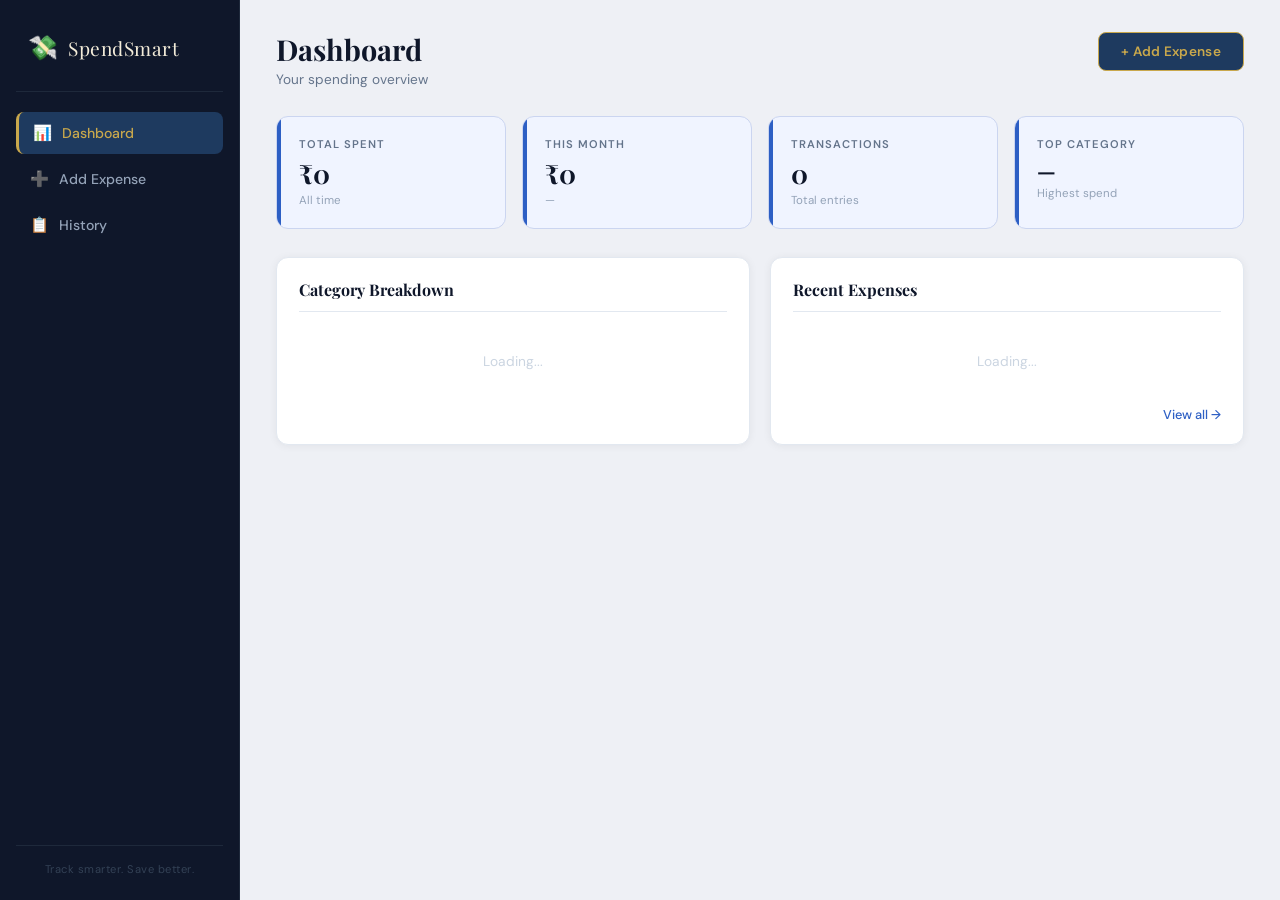
<file: index.html>
<!DOCTYPE html>
<html lang="en">
<head>
  <meta charset="UTF-8"/>
  <meta name="viewport" content="width=device-width, initial-scale=1.0"/>
  <title>SpendSmart — Dashboard</title>
  <link rel="preconnect" href="https://fonts.googleapis.com">
  <link href="https://fonts.googleapis.com/css2?family=Playfair+Display:wght@700&family=DM+Sans:wght@400;500;600&display=swap" rel="stylesheet">
  <link rel="stylesheet" href="style.css"/>
</head>
<body>

  <!-- SIDEBAR NAV -->
  <nav class="sidebar">
    <div class="sidebar-logo">
      <span class="logo-icon">💸</span>
      <span class="logo-text">SpendSmart</span>
    </div>
    <ul class="nav-links">
      <li class="active"><a href="index.html"><span class="nav-icon">📊</span> Dashboard</a></li>
      <li><a href="add.html"><span class="nav-icon">➕</span> Add Expense</a></li>
      <li><a href="history.html"><span class="nav-icon">📋</span> History</a></li>
    </ul>
    <div class="sidebar-footer">Track smarter. Save better.</div>
  </nav>

  <!-- MAIN CONTENT -->
  <main class="main">

    <div class="topbar">
      <div>
        <h1 class="page-title">Dashboard</h1>
        <p class="page-sub">Your spending overview</p>
      </div>
      <a href="add.html" class="btn-primary">+ Add Expense</a>
    </div>

    <div class="stats-grid">
      <div class="stat-card card-blue">
        <p class="stat-label">Total Spent</p>
        <p class="stat-value" id="totalSpent">₹0</p>
        <p class="stat-hint">All time</p>
      </div>
      <div class="stat-card card-purple">
        <p class="stat-label">This Month</p>
        <p class="stat-value" id="monthSpent">₹0</p>
        <p class="stat-hint" id="monthName">—</p>
      </div>
      <div class="stat-card card-orange">
        <p class="stat-label">Transactions</p>
        <p class="stat-value" id="txnCount">0</p>
        <p class="stat-hint">Total entries</p>
      </div>
      <div class="stat-card card-green">
        <p class="stat-label">Top Category</p>
        <p class="stat-value" id="topCat" style="font-size:1.3rem;">—</p>
        <p class="stat-hint">Highest spend</p>
      </div>
    </div>

    <div class="two-col">

      <div class="panel">
        <h2 class="panel-title">Category Breakdown</h2>
        <div id="categoryList"><p class="empty">Loading...</p></div>
      </div>

      <div class="panel">
        <h2 class="panel-title">Recent Expenses</h2>
        <div id="recentList"><p class="empty">Loading...</p></div>
        <a href="history.html" class="view-all">View all →</a>
      </div>

    </div>
  </main>

  <script src="script.js"></script>
  <script>
    loadDashboard();
  </script>
</body>
</html>
</file>
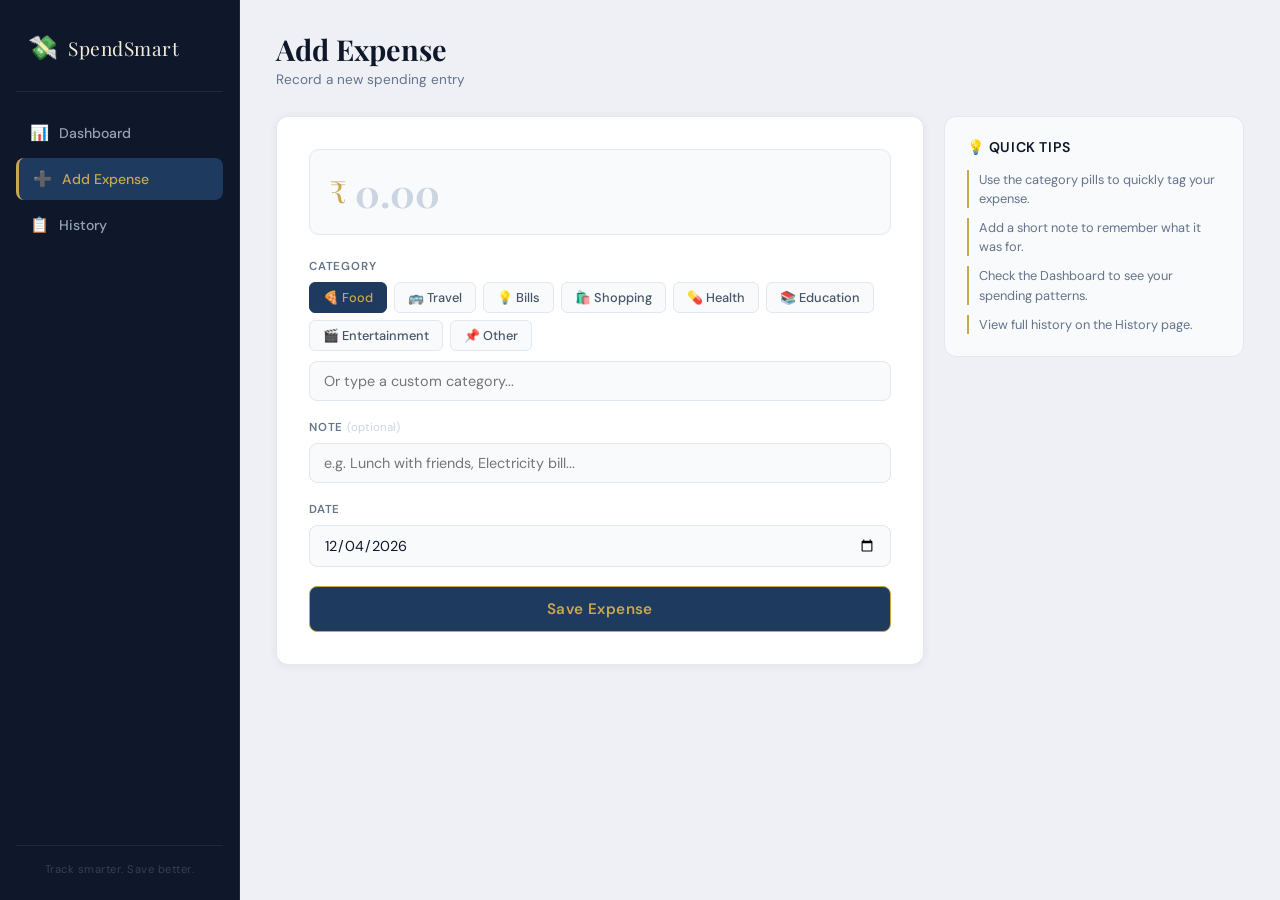
<file: add.html>
<!DOCTYPE html>
<html lang="en">
<head>
  <meta charset="UTF-8"/>
  <meta name="viewport" content="width=device-width, initial-scale=1.0"/>
  <title>SpendSmart — Add Expense</title>
  <link rel="preconnect" href="https://fonts.googleapis.com">
  <link href="https://fonts.googleapis.com/css2?family=Playfair+Display:wght@700&family=DM+Sans:wght@400;500;600&display=swap" rel="stylesheet">
  <link rel="stylesheet" href="style.css"/>
</head>
<body>

  <nav class="sidebar">
    <div class="sidebar-logo">
      <span class="logo-icon">💸</span>
      <span class="logo-text">SpendSmart</span>
    </div>
    <ul class="nav-links">
      <li><a href="index.html"><span class="nav-icon">📊</span> Dashboard</a></li>
      <li class="active"><a href="add.html"><span class="nav-icon">➕</span> Add Expense</a></li>
      <li><a href="history.html"><span class="nav-icon">📋</span> History</a></li>
    </ul>
    <div class="sidebar-footer">Track smarter. Save better.</div>
  </nav>

  <main class="main">

    <div class="topbar">
      <div>
        <h1 class="page-title">Add Expense</h1>
        <p class="page-sub">Record a new spending entry</p>
      </div>
    </div>

    <div class="form-wrapper">
      <div class="form-card">

        <div class="amount-field">
          <span class="rupee-symbol">₹</span>
          <input type="number" id="amount" placeholder="0.00" min="1" step="0.01"/>
        </div>

        <div class="field-group">
          <label class="field-label">Category</label>
          <div class="category-pills" id="categoryPills">
            <button class="pill active" data-cat="Food">🍕 Food</button>
            <button class="pill" data-cat="Travel">🚌 Travel</button>
            <button class="pill" data-cat="Bills">💡 Bills</button>
            <button class="pill" data-cat="Shopping">🛍️ Shopping</button>
            <button class="pill" data-cat="Health">💊 Health</button>
            <button class="pill" data-cat="Education">📚 Education</button>
            <button class="pill" data-cat="Entertainment">🎬 Entertainment</button>
            <button class="pill" data-cat="Other">📌 Other</button>
          </div>
       
          <input type="text" id="customCategory" placeholder="Or type a custom category..." class="custom-cat-input"/>
        </div>

        <div class="field-group">
          <label class="field-label">Note <span class="optional">(optional)</span></label>
          <input type="text" id="note" placeholder="e.g. Lunch with friends, Electricity bill..."/>
        </div>

        <div class="field-group">
          <label class="field-label">Date</label>
          <input type="date" id="date"/>
        </div>

        <div id="formMsg" class="form-msg hidden"></div>

        <button class="btn-submit" onclick="submitExpense()">Save Expense</button>

      </div>

      <div class="tips-card">
        <h3>💡 Quick Tips</h3>
        <ul>
          <li>Use the category pills to quickly tag your expense.</li>
          <li>Add a short note to remember what it was for.</li>
          <li>Check the Dashboard to see your spending patterns.</li>
          <li>View full history on the History page.</li>
        </ul>
      </div>
    </div>

  </main>

  <script src="script.js"></script>
  <script>
    document.getElementById("date").valueAsDate = new Date();

    var selectedCat = "Food";
    document.querySelectorAll(".pill").forEach(function(pill) {
      pill.addEventListener("click", function() {
        document.querySelectorAll(".pill").forEach(function(p){ p.classList.remove("active"); });
        pill.classList.add("active");
        selectedCat = pill.dataset.cat;
        document.getElementById("customCategory").value = ""; // clear custom
      });
    });

    function submitExpense() {
      var amount   = document.getElementById("amount").value.trim();
      var custom   = document.getElementById("customCategory").value.trim();
      var category = custom || selectedCat;
      var note     = document.getElementById("note").value.trim();
      var date     = document.getElementById("date").value;
      var msgBox   = document.getElementById("formMsg");

      if (!amount || !date) {
        showMsg("Please enter an amount and date.", "error");
        return;
      }

      fetch("http://127.0.0.1:5000/expenses", {
        method: "POST",
        headers: { "Content-Type": "application/json" },
        body: JSON.stringify({ amount: amount, category: category, note: note, date: date })
      })
      .then(function(r){ return r.json(); })
      .then(function(data){
        showMsg("✅ Expense saved successfully!", "success");
        document.getElementById("amount").value = "";
        document.getElementById("note").value   = "";
        document.getElementById("customCategory").value = "";
      })
      .catch(function(err){ showMsg("❌ Error saving. Is Flask running?", "error"); });
    }

    function showMsg(text, type) {
      var box = document.getElementById("formMsg");
      box.textContent = text;
      box.className = "form-msg " + type;
      setTimeout(function(){ box.className = "form-msg hidden"; }, 3000);
    }
  </script>
</body>
</html>
</file>
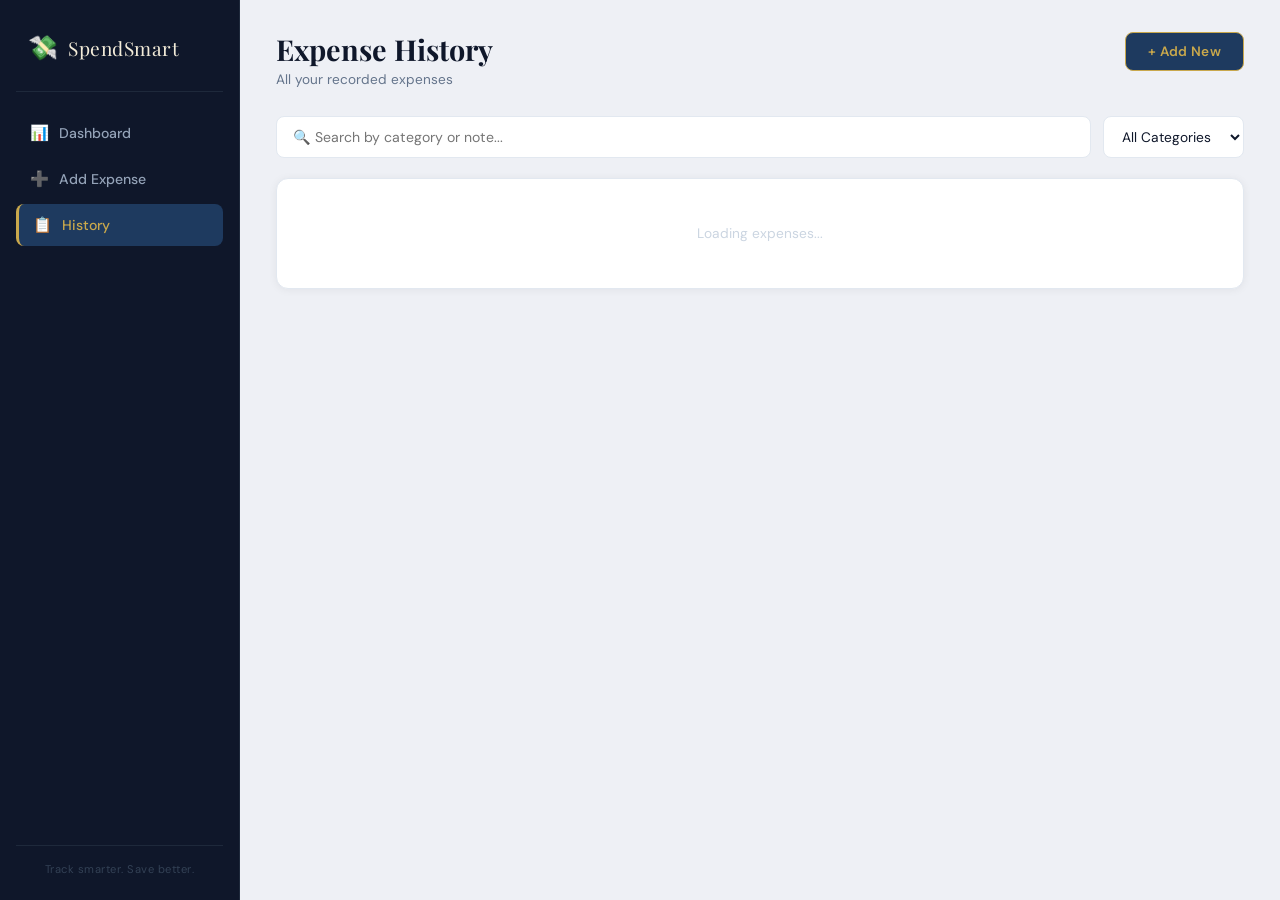
<file: history.html>
<!DOCTYPE html>
<html lang="en">
<head>
  <meta charset="UTF-8"/>
  <meta name="viewport" content="width=device-width, initial-scale=1.0"/>
  <title>SpendSmart — History</title>
  <link rel="preconnect" href="https://fonts.googleapis.com">
  <link href="https://fonts.googleapis.com/css2?family=Playfair+Display:wght@700&family=DM+Sans:wght@400;500;600&display=swap" rel="stylesheet">
  <link rel="stylesheet" href="style.css"/>
</head>
<body>

  <nav class="sidebar">
    <div class="sidebar-logo">
      <span class="logo-icon">💸</span>
      <span class="logo-text">SpendSmart</span>
    </div>
    <ul class="nav-links">
      <li><a href="index.html"><span class="nav-icon">📊</span> Dashboard</a></li>
      <li><a href="add.html"><span class="nav-icon">➕</span> Add Expense</a></li>
      <li class="active"><a href="history.html"><span class="nav-icon">📋</span> History</a></li>
    </ul>
    <div class="sidebar-footer">Track smarter. Save better.</div>
  </nav>

  <main class="main">

    <div class="topbar">
      <div>
        <h1 class="page-title">Expense History</h1>
        <p class="page-sub">All your recorded expenses</p>
      </div>
      <a href="add.html" class="btn-primary">+ Add New</a>
    </div>

    <div class="filter-bar">
      <input type="text" id="searchInput" placeholder="🔍 Search by category or note..." oninput="filterExpenses()"/>
      <select id="filterCat" onchange="filterExpenses()">
        <option value="">All Categories</option>
        <option>Food</option>
        <option>Travel</option>
        <option>Bills</option>
        <option>Shopping</option>
        <option>Health</option>
        <option>Education</option>
        <option>Entertainment</option>
        <option>Other</option>
      </select>
    </div>

    <div class="panel full-panel">
      <div id="historyList"><p class="empty">Loading expenses...</p></div>

      <div class="history-total" id="historyTotal" style="display:none;">
        <span>Showing Total:</span>
        <strong id="historyTotalAmt">₹0</strong>
      </div>
    </div>

  </main>

  <script src="script.js"></script>
  <script>
    var allExpenses = [];

    fetch("http://127.0.0.1:5000/expenses")
      .then(function(r){ return r.json(); })
      .then(function(data){
        allExpenses = data;
        renderHistory(allExpenses);
      });

    function filterExpenses() {
      var search = document.getElementById("searchInput").value.toLowerCase();
      var cat    = document.getElementById("filterCat").value;
      var filtered = allExpenses.filter(function(exp){
        var matchSearch = exp.category.toLowerCase().includes(search) ||
                          (exp.note && exp.note.toLowerCase().includes(search));
        var matchCat = !cat || exp.category === cat;
        return matchSearch && matchCat;
      });
      renderHistory(filtered);
    }

    function renderHistory(expenses) {
      var list = document.getElementById("historyList");
      var totalBox = document.getElementById("historyTotal");

      if (expenses.length === 0) {
        list.innerHTML = '<p class="empty">No expenses found.</p>';
        totalBox.style.display = "none";
        return;
      }

      var total = 0;
      var html = '<table class="expense-table"><thead><tr><th>Date</th><th>Category</th><th>Note</th><th>Amount</th><th>Action</th></tr></thead><tbody>';
      expenses.forEach(function(exp){
        total += Number(exp.amount);
        html += '<tr>';
        html += '<td class="td-date">' + formatDate(exp.date) + '</td>';
        html += '<td><span class="cat-badge" style="background:' + catColor(exp.category) + '">' + getIcon(exp.category) + ' ' + exp.category + '</span></td>';
        html += '<td class="td-note">' + (exp.note || '<span style="color:#bbb">—</span>') + '</td>';
        html += '<td class="td-amount">₹' + Number(exp.amount).toFixed(2) + '</td>';
        html += '<td><button class="del-btn" onclick="deleteAndRefresh(' + exp.id + ')">Delete</button></td>';
        html += '</tr>';
      });
      html += '</tbody></table>';
      list.innerHTML = html;

      document.getElementById("historyTotalAmt").textContent = "₹" + total.toFixed(2);
      totalBox.style.display = "flex";
    }

    function deleteAndRefresh(id) {
      fetch("http://127.0.0.1:5000/expenses/" + id, { method: "DELETE" })
        .then(function(){ 
          allExpenses = allExpenses.filter(function(e){ return e.id !== id; });
          filterExpenses();
        });
    }

    function formatDate(d) {
      if (!d) return "—";
      var parts = d.split("-");
      var months = ["Jan","Feb","Mar","Apr","May","Jun","Jul","Aug","Sep","Oct","Nov","Dec"];
      return parts[2] + " " + months[parseInt(parts[1])-1] + " " + parts[0];
    }
  </script>
</body>
</html>
</file>
<file: style.css>
@import url('https://fonts.googleapis.com/css2?family=Playfair+Display:wght@700&family=DM+Sans:wght@400;500;600&display=swap');

/* ---- Reset ---- */
*, *::before, *::after { margin:0; padding:0; box-sizing:border-box; }

body {
  font-family: 'DM Sans', sans-serif;
  background: #eef0f5;
  color: #0f172a;
  display: flex;
  min-height: 100vh;
}

.sidebar {
  width: 240px;
  background: #0f172a;
  color: #ffffff;
  display: flex;
  flex-direction: column;
  padding: 1.5rem 1rem;
  position: fixed;
  top: 0; left: 0;
  height: 100vh;
  z-index: 100;
  border-right: 1px solid #1e293b;
}

.sidebar-logo {
  display: flex;
  align-items: center;
  gap: 10px;
  padding: 0.5rem 0.75rem 1.75rem;
  border-bottom: 1px solid #1e293b;
  margin-bottom: 1.25rem;
}

.logo-icon { font-size: 1.5rem; }

.logo-text {
  font-family: 'Playfair Display', serif;
  font-size: 1.2rem;
  color: #f3ecd9;
  letter-spacing: 0.5px;
}

.nav-links {
  list-style: none;
  display: flex;
  flex-direction: column;
  gap: 4px;
  flex: 1;
}

.nav-links li a {
  display: flex;
  align-items: center;
  gap: 10px;
  padding: 11px 14px;
  border-radius: 8px;
  text-decoration: none;
  color: #94a3b8;
  font-size: 0.88rem;
  font-weight: 500;
  transition: background 0.15s, color 0.15s;
}

.nav-links li a:hover {
  background: #1e293b;
  color: #e2e8f0;
}

.nav-links li.active a {
  background: #1e3a5f;
  color: #c9a84c;
  border-left: 3px solid #c9a84c;
}

.nav-icon { font-size: 0.95rem; }

.sidebar-footer {
  font-size: 0.7rem;
  color: #334155;
  text-align: center;
  padding-top: 1rem;
  border-top: 1px solid #1e293b;
  margin-top: 1rem;
  letter-spacing: 0.5px;
}

.main {
  margin-left: 240px;
  flex: 1;
  padding: 2rem 2.25rem;
  min-height: 100vh;
}

.topbar {
  display: flex;
  justify-content: space-between;
  align-items: flex-start;
  margin-bottom: 1.75rem;
}

.page-title {
  font-family: 'Playfair Display', serif;
  font-size: 1.8rem;
  color: #0f172a;
  line-height: 1.2;
}

.page-sub {
  color: #64748b;
  font-size: 0.85rem;
  margin-top: 4px;
}

.btn-primary {
  background: #1e3a5f;
  color: #c9a84c;
  padding: 10px 22px;
  border-radius: 8px;
  text-decoration: none;
  font-size: 0.85rem;
  font-weight: 600;
  border: 1px solid #c9a84c;
  cursor: pointer;
  transition: background 0.15s, color 0.15s, transform 0.1s;
  display: inline-block;
  white-space: nowrap;
  letter-spacing: 0.3px;
}
.btn-primary:hover  { background: #c9a84c; color: #0f172a; }
.btn-primary:active { transform: scale(0.98); }

.stats-grid {
  display: grid;
  grid-template-columns: repeat(4, 1fr);
  gap: 1rem;
  margin-bottom: 1.75rem;
}

.stat-card {
  border-radius: 12px;
  padding: 1.25rem 1.35rem;
  position: relative;
  overflow: hidden;
  border: 1px solid transparent;
}

.stat-card::before {
  content: "";
  position: absolute;
  top: 0; left: 0;
  width: 4px;
  height: 100%;
  border-radius: 12px 0 0 12px;
}

.card-blue {
  background: #f0f4ff;
  border-color: #cbd5f0;
}
.card-blue::before { background: #2d5fc4; }

.card-purple {
  background: #f0f4ff;
  border-color: #cbd5f0;
}
.card-purple::before { background: #2d5fc4; }

.card-orange {
  background: #f0f4ff;
  border-color: #cbd5f0;
}
.card-orange::before { background: #2d5fc4; }

.card-green {
  background: #f0f4ff;
  border-color: #cbd5f0;
}
.card-green::before { background: #2d5fc4; }

.stat-label {
  font-size: 0.7rem;
  font-weight: 600;
  text-transform: uppercase;
  letter-spacing: 1px;
  color: #64748b;
  margin-bottom: 8px;
}

.stat-value {
  font-family: 'Playfair Display', serif;
  font-size: 1.65rem;
  font-weight: 700;
  color: #0f172a;
  line-height: 1.1;
}

.stat-hint {
  font-size: 0.72rem;
  color: #94a3b8;
  margin-top: 5px;
}

.two-col {
  display: grid;
  grid-template-columns: 1fr 1fr;
  gap: 1.25rem;
}

.panel {
  background: #ffffff;
  border-radius: 12px;
  padding: 1.35rem;
  box-shadow: 0 1px 8px rgba(15,23,42,0.06);
  border: 1px solid #e2e8f0;
}

.full-panel {
  background: #ffffff;
  border-radius: 12px;
  padding: 1.35rem;
  box-shadow: 0 1px 8px rgba(15,23,42,0.06);
  border: 1px solid #e2e8f0;
}

.panel-title {
  font-family: 'Playfair Display', serif;
  font-size: 1rem;
  color: #0f172a;
  margin-bottom: 1rem;
  padding-bottom: 0.65rem;
  border-bottom: 1px solid #e2e8f0;
}

.view-all {
  display: block;
  text-align: right;
  margin-top: 0.75rem;
  font-size: 0.8rem;
  color: #2d5fc4;
  text-decoration: none;
  font-weight: 500;
}
.view-all:hover { text-decoration: underline; }

.cat-row {
  display: flex;
  align-items: center;
  justify-content: space-between;
  margin-bottom: 0.85rem;
}
.cat-row:last-child { margin-bottom: 0; }

.cat-info {
  display: flex;
  align-items: center;
  gap: 10px;
  flex: 1;
}

.cat-icon-box {
  width: 34px; height: 34px;
  border-radius: 7px;
  display: flex; align-items: center; justify-content: center;
  font-size: 14px;
  flex-shrink: 0;
}

.cat-name { font-size: 0.86rem; font-weight: 500; color: #0f172a; }

.cat-bar-wrap {
  flex: 1;
  height: 5px;
  background: #f1f5f9;
  border-radius: 99px;
  margin: 0 12px;
  overflow: hidden;
}

.cat-bar-fill {
  height: 100%;
  border-radius: 99px;
  transition: width 0.6s ease;
}

.cat-amount {
  font-size: 0.83rem;
  font-weight: 600;
  color: #0f172a;
  min-width: 65px;
  text-align: right;
}

.recent-row {
  display: flex;
  align-items: center;
  justify-content: space-between;
  padding: 9px 0;
  border-bottom: 1px solid #f1f5f9;
}
.recent-row:last-child { border-bottom: none; }

.recent-left { display: flex; align-items: center; gap: 10px; }

.recent-icon {
  width: 34px; height: 34px;
  border-radius: 7px;
  display: flex; align-items: center; justify-content: center;
  font-size: 14px;
  flex-shrink: 0;
}

.recent-cat  { font-size: 0.84rem; font-weight: 500; color: #0f172a; }
.recent-note { font-size: 0.73rem; color: #94a3b8; }
.recent-amt  { font-size: 0.88rem; font-weight: 600; color: #0f172a; }
.recent-date { font-size: 0.7rem; color: #94a3b8; text-align: right; }


/* ------------ ADD PAGE — FORM ------------ */
.form-wrapper {
  display: grid;
  grid-template-columns: 1fr 300px;
  gap: 1.25rem;
  align-items: start;
}

.form-card {
  background: #ffffff;
  border-radius: 12px;
  padding: 2rem;
  box-shadow: 0 1px 8px rgba(15,23,42,0.06);
  border: 1px solid #e2e8f0;
}

.amount-field {
  display: flex;
  align-items: center;
  gap: 8px;
  background: #f8fafc;
  border-radius: 10px;
  padding: 1rem 1.25rem;
  margin-bottom: 1.5rem;
  border: 1.5px solid #e2e8f0;
  transition: border-color 0.15s, box-shadow 0.15s;
}
.amount-field:focus-within {
  border-color: #2d5fc4;
  box-shadow: 0 0 0 3px rgba(45,95,196,0.08);
}

.rupee-symbol {
  font-size: 1.9rem;
  font-family: 'Playfair Display', serif;
  color: #c9a84c;
  line-height: 1;
}

.amount-field input {
  border: none;
  background: none;
  font-size: 2.4rem;
  font-family: 'Playfair Display', serif;
  font-weight: 700;
  color: #0f172a;
  outline: none;
  width: 100%;
}
.amount-field input::placeholder { color: #cbd5e1; }

.field-group { margin-bottom: 1.2rem; }

.field-label {
  display: block;
  font-size: 0.72rem;
  font-weight: 600;
  text-transform: uppercase;
  letter-spacing: 0.8px;
  color: #64748b;
  margin-bottom: 8px;
}
.optional { font-weight: 400; text-transform: none; letter-spacing: 0; color: #cbd5e1; }

.field-group input[type="text"],
.field-group input[type="date"] {
  width: 100%;
  padding: 10px 14px;
  border: 1.5px solid #e2e8f0;
  border-radius: 8px;
  font-size: 0.9rem;
  font-family: 'DM Sans', sans-serif;
  color: #0f172a;
  background: #f8fafc;
  outline: none;
  transition: border-color 0.15s, box-shadow 0.15s;
}
.field-group input:focus {
  border-color: #2d5fc4;
  box-shadow: 0 0 0 3px rgba(45,95,196,0.08);
  background: #ffffff;
}

.category-pills {
  display: flex;
  flex-wrap: wrap;
  gap: 7px;
  margin-bottom: 10px;
}

.pill {
  padding: 6px 13px;
  border-radius: 6px;
  border: 1px solid #e2e8f0;
  background: #f8fafc;
  font-size: 0.8rem;
  font-family: 'DM Sans', sans-serif;
  cursor: pointer;
  transition: all 0.15s;
  color: #475569;
  font-weight: 500;
}
.pill:hover  { border-color: #2d5fc4; color: #2d5fc4; background: #f0f4ff; }
.pill.active { background: #1e3a5f; color: #c9a84c; border-color: #1e3a5f; }

.custom-cat-input {
  width: 100%;
  padding: 9px 14px;
  border: 1px dashed #cbd5e1;
  border-radius: 8px;
  font-size: 0.86rem;
  font-family: 'DM Sans', sans-serif;
  color: #0f172a;
  background: #f8fafc;
  outline: none;
  transition: border-color 0.15s;
}
.custom-cat-input:focus { border-color: #2d5fc4; }

.form-msg { padding: 10px 14px; border-radius: 7px; font-size: 0.86rem; margin-bottom: 1rem; }
.form-msg.success { background: #f0f7f4; color: #1e6b4a; border-left: 3px solid #1e6b4a; }
.form-msg.error   { background: #fff5f5; color: #c0392b; border-left: 3px solid #c0392b; }
.form-msg.hidden  { display: none; }

.btn-submit {
  width: 100%;
  padding: 12px;
  background: #1e3a5f;
  color: #c9a84c;
  border: 1px solid #c9a84c;
  border-radius: 8px;
  font-size: 0.95rem;
  font-family: 'DM Sans', sans-serif;
  font-weight: 600;
  cursor: pointer;
  letter-spacing: 0.4px;
  transition: background 0.15s, color 0.15s, transform 0.1s;
}
.btn-submit:hover  { background: #c9a84c; color: #0f172a; }
.btn-submit:active { transform: scale(0.99); }

.tips-card {
  background: #f8fafc;
  border-radius: 12px;
  padding: 1.35rem;
  border: 1px solid #e2e8f0;
}
.tips-card h3 {
  font-size: 0.88rem;
  font-weight: 600;
  margin-bottom: 0.85rem;
  color: #0f172a;
  text-transform: uppercase;
  letter-spacing: 0.6px;
}
.tips-card ul { list-style: none; display: flex; flex-direction: column; gap: 10px; }
.tips-card li {
  font-size: 0.8rem;
  color: #64748b;
  padding-left: 10px;
  border-left: 2px solid #c9a84c;
  line-height: 1.5;
}

/* ---------- HISTORY PAGE ----------- */
.filter-bar {
  display: flex;
  gap: 12px;
  margin-bottom: 1.25rem;
}

.filter-bar input {
  flex: 1;
  padding: 10px 16px;
  border: 1.5px solid #e2e8f0;
  border-radius: 8px;
  font-size: 0.88rem;
  font-family: 'DM Sans', sans-serif;
  color: #0f172a;
  background: #ffffff;
  outline: none;
  transition: border-color 0.15s;
}
.filter-bar input:focus { border-color: #2d5fc4; }

.filter-bar select {
  padding: 10px 14px;
  border: 1.5px solid #e2e8f0;
  border-radius: 8px;
  font-size: 0.86rem;
  font-family: 'DM Sans', sans-serif;
  color: #0f172a;
  background: #ffffff;
  outline: none;
  cursor: pointer;
}

.expense-table {
  width: 100%;
  border-collapse: collapse;
  font-size: 0.86rem;
}

.expense-table thead tr {
  background: #f8fafc;
}

.expense-table th {
  padding: 10px 14px;
  text-align: left;
  font-size: 0.68rem;
  text-transform: uppercase;
  letter-spacing: 1px;
  color: #94a3b8;
  font-weight: 600;
  border-bottom: 1px solid #e2e8f0;
}

.expense-table td {
  padding: 12px 14px;
  border-bottom: 1px solid #f1f5f9;
  color: #334155;
}

.expense-table tbody tr:hover { background: #f8fafc; }
.expense-table tbody tr:last-child td { border-bottom: none; }

.td-date   { color: #94a3b8; font-size: 0.8rem; white-space: nowrap; }
.td-note   { color: #64748b; max-width: 200px; }
.td-amount { font-weight: 600; color: #0f172a; white-space: nowrap; }

.cat-badge {
  display: inline-flex;
  align-items: center;
  gap: 5px;
  padding: 4px 10px;
  border-radius: 5px;
  font-size: 0.75rem;
  font-weight: 600;
  white-space: nowrap;
  color: #334155;
}

.del-btn {
  background: none;
  border: 1px solid #fca5a5;
  color: #c0392b;
  padding: 5px 11px;
  border-radius: 6px;
  font-size: 0.73rem;
  font-family: 'DM Sans', sans-serif;
  cursor: pointer;
  font-weight: 500;
  transition: background 0.15s, color 0.15s;
}
.del-btn:hover { background: #c0392b; color: #ffffff; border-color: #c0392b; }

.history-total {
  display: flex;
  justify-content: space-between;
  align-items: center;
  padding: 0.85rem 14px 0;
  margin-top: 0.75rem;
  border-top: 1.5px solid #0f172a;
  font-size: 0.82rem;
  color: #64748b;
  font-weight: 500;
}
.history-total strong { font-size: 1.05rem; color: #0f172a; }

.empty {
  text-align: center;
  color: #cbd5e1;
  font-size: 0.86rem;
  padding: 1.5rem 0;
}

/* RESPONSIVE */
@media (max-width: 900px) {
  .stats-grid   { grid-template-columns: 1fr 1fr; }
  .two-col      { grid-template-columns: 1fr; }
  .form-wrapper { grid-template-columns: 1fr; }
}

@media (max-width: 640px) {
  .sidebar { width: 60px; padding: 1rem 0.5rem; }
  .logo-text, .nav-links li a span:last-child, .sidebar-footer { display: none; }
  .nav-links li a { justify-content: center; padding: 12px; }
  .nav-icon { font-size: 1.1rem; }
  .main { margin-left: 60px; padding: 1.25rem 1rem; }
  .stats-grid { grid-template-columns: 1fr 1fr; }
  .topbar { flex-direction: column; gap: 10px; }
  .filter-bar { flex-direction: column; }
}
</file>
